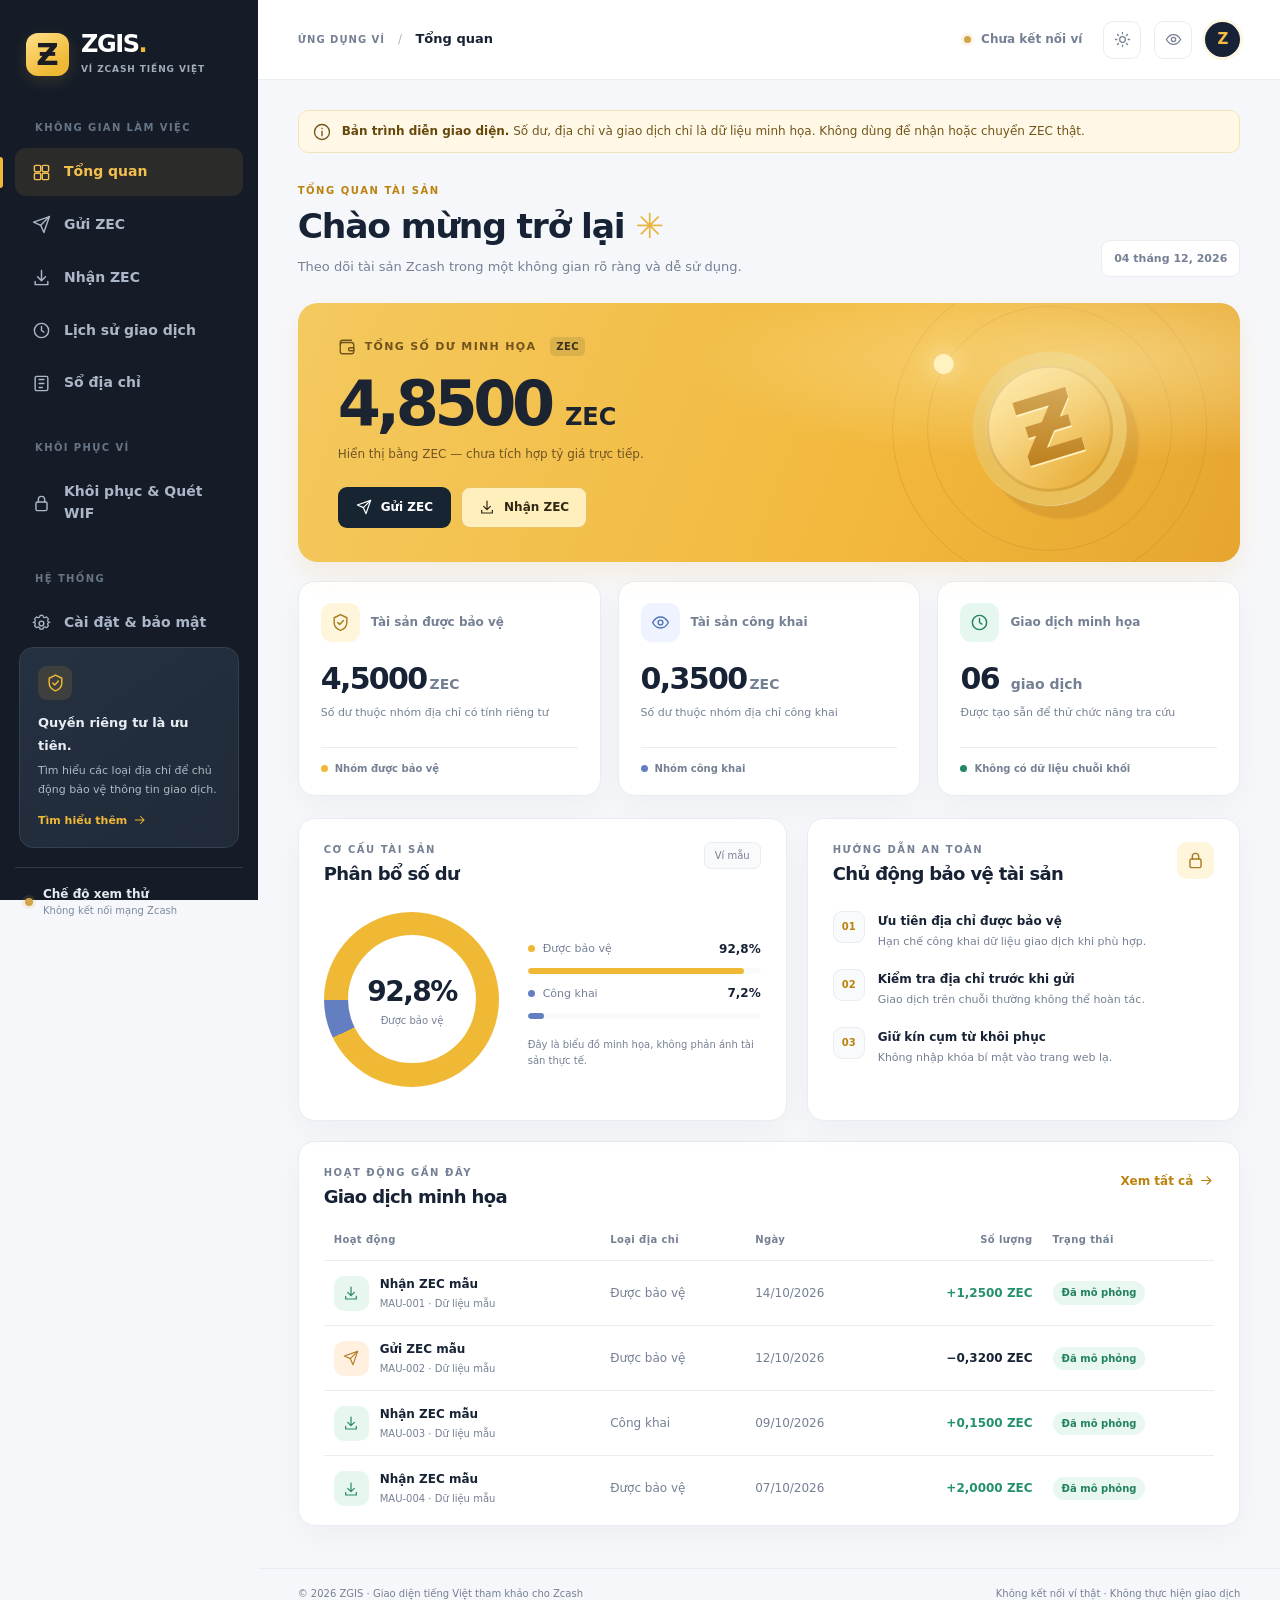
<file: index.html>
<!doctype html>
<html lang="vi">
<head>
  <meta charset="utf-8">
  <meta name="viewport" content="width=device-width, initial-scale=1">
  <meta name="theme-color" content="#111723">
  <meta http-equiv="Content-Security-Policy" content="default-src 'none'; script-src 'self'; style-src 'self' 'unsafe-inline'; img-src 'self' data:; font-src 'self'; connect-src 'none'; object-src 'none'; base-uri 'none'; form-action 'none'">
  <meta name="description" content="ZGIS — giao diện tham khảo cho ví Zcash bằng tiếng Việt, thiết kế dễ sử dụng và chú trọng quyền riêng tư.">
  <title>ZGIS | Ví Zcash tiếng Việt</title>
  <link rel="stylesheet" href="./web-ui/styles.css">
  <script src="./web-ui/app.js" defer></script>
</head>
<body>
  <svg xmlns="http://www.w3.org/2000/svg" class="svg-defs" aria-hidden="true">
    <symbol id="i-wallet" viewBox="0 0 24 24"><rect x="3" y="6" width="18" height="15" rx="3"/><path d="M3 9V6a3 3 0 0 1 3-3h12"/><path d="M16 13h5v4h-5a2 2 0 0 1 0-4Z"/></symbol>
    <symbol id="i-grid" viewBox="0 0 24 24"><rect x="3" y="3" width="8" height="8" rx="1.5"/><rect x="13" y="3" width="8" height="8" rx="1.5"/><rect x="3" y="13" width="8" height="8" rx="1.5"/><rect x="13" y="13" width="8" height="8" rx="1.5"/></symbol>
    <symbol id="i-send" viewBox="0 0 24 24"><path d="m22 2-7 20-4-9-9-4L22 2Z"/><path d="M22 2 11 13"/></symbol>
    <symbol id="i-receive" viewBox="0 0 24 24"><path d="M12 3v13m0 0 5-5m-5 5-5-5"/><path d="M4 17v4h16v-4"/></symbol>
    <symbol id="i-clock" viewBox="0 0 24 24"><circle cx="12" cy="12" r="9"/><path d="M12 7v5l3 2"/></symbol>
    <symbol id="i-book" viewBox="0 0 24 24"><rect x="4" y="3" width="16" height="18" rx="2"/><path d="M9 7h6M9 12h6M9 17h4"/></symbol>
    <symbol id="i-settings" viewBox="0 0 24 24"><path d="M10 2h4l.8 2.5 2 .9 2.4-1.2 2.8 2.8-1.2 2.4.9 2L24 12l-2.3.6-.9 2 1.2 2.4-2.8 2.8-2.4-1.2-2 .9L14 22h-4l-.8-2.5-2-.9-2.4 1.2L2 17l1.2-2.4-.9-2L0 12l2.3-.6.9-2L2 7l2.8-2.8 2.4 1.2 2-.9L10 2Z" transform="translate(1.5 0) scale(.875)"/><circle cx="12" cy="12" r="3"/></symbol>
    <symbol id="i-shield" viewBox="0 0 24 24"><path d="M12 2 20 6v6c0 5-3.5 8.3-8 10-4.5-1.7-8-5-8-10V6l8-4Z"/><path d="m8.5 12 2.5 2.5 4.7-5"/></symbol>
    <symbol id="i-eye" viewBox="0 0 24 24"><path d="M2 12s4-7 10-7 10 7 10 7-4 7-10 7-10-7-10-7Z"/><circle cx="12" cy="12" r="3"/></symbol>
    <symbol id="i-eye-off" viewBox="0 0 24 24"><path d="M3 3 21 21M8.6 5.5A12 12 0 0 1 12 5c6 0 10 7 10 7a17 17 0 0 1-3.2 3.8M6.2 7.1A17 17 0 0 0 2 12s4 7 10 7a10.5 10.5 0 0 0 4-.8"/><path d="M10.4 10.4a3 3 0 0 0 4.2 4.2"/></symbol>
    <symbol id="i-arrow" viewBox="0 0 24 24"><path d="M4 12h15m-6-6 6 6-6 6"/></symbol>
    <symbol id="i-search" viewBox="0 0 24 24"><circle cx="11" cy="11" r="7"/><path d="m16 16 5 5"/></symbol>
    <symbol id="i-lock" viewBox="0 0 24 24"><rect x="5" y="10" width="14" height="11" rx="2"/><path d="M8 10V7a4 4 0 0 1 8 0v3"/></symbol>
    <symbol id="i-sun" viewBox="0 0 24 24"><circle cx="12" cy="12" r="4"/><path d="M12 2v2m0 16v2M4.9 4.9l1.4 1.4m11.4 11.4 1.4 1.4M2 12h2m16 0h2M4.9 19.1l1.4-1.4M17.7 6.3l1.4-1.4"/></symbol>
    <symbol id="i-moon" viewBox="0 0 24 24"><path d="M20.5 16A9 9 0 0 1 8 3.5 9 9 0 1 0 20.5 16Z"/></symbol>
    <symbol id="i-info" viewBox="0 0 24 24"><circle cx="12" cy="12" r="10"/><path d="M12 11v6m0-10v.5"/></symbol>
    <symbol id="i-menu" viewBox="0 0 24 24"><path d="M3 6h18M3 12h18M3 18h18"/></symbol>
    <symbol id="i-x" viewBox="0 0 24 24"><path d="M5 5 19 19M19 5 5 19"/></symbol>
    <symbol id="i-download" viewBox="0 0 24 24"><path d="M12 3v12m0 0 5-5m-5 5-5-5M4 17v4h16v-4"/></symbol>
    <symbol id="i-copy" viewBox="0 0 24 24"><rect x="8" y="8" width="12" height="13" rx="2"/><path d="M16 8V5a2 2 0 0 0-2-2H6a2 2 0 0 0-2 2v10a2 2 0 0 0 2 2h2"/></symbol>
    <symbol id="i-check" viewBox="0 0 24 24"><path d="m4 12 5 5L20 6"/></symbol>
  </svg>

  <a class="skip-link" href="#noi-dung">Chuyển đến nội dung chính</a>
  <div class="app-shell">
    <aside class="sidebar" id="thanh-dieu-huong" aria-label="Điều hướng">
      <a class="brand" href="#tong-quan" data-view="tong-quan" aria-label="ZGIS — về trang tổng quan">
        <span class="brand-logo"><span>Ƶ</span></span>
        <span class="brand-text"><strong>ZGIS<span class="brand-period">.</span></strong><small>VÍ ZCASH TIẾNG VIỆT</small></span>
      </a>
      <div class="side-section-title">KHÔNG GIAN LÀM VIỆC</div>
      <nav class="nav-list" aria-label="Chức năng ví">
        <button type="button" class="nav-item active" data-view="tong-quan" aria-current="page"><svg><use href="#i-grid"/></svg><span>Tổng quan</span></button>
        <button type="button" class="nav-item" data-view="gui-zec"><svg><use href="#i-send"/></svg><span>Gửi ZEC</span></button>
        <button type="button" class="nav-item" data-view="nhan-zec"><svg><use href="#i-receive"/></svg><span>Nhận ZEC</span></button>
        <button type="button" class="nav-item" data-view="lich-su"><svg><use href="#i-clock"/></svg><span>Lịch sử giao dịch</span></button>
        <button type="button" class="nav-item" data-view="so-dia-chi"><svg><use href="#i-book"/></svg><span>Sổ địa chỉ</span></button>
      </nav>
      <div class="side-section-title lower">KHÔI PHỤC VÍ</div>
      <nav class="nav-list" aria-label="Khôi phục khóa và ví cũ">
        <button type="button" class="nav-item" data-view="khoi-phuc"><svg><use href="#i-lock"/></svg><span>Khôi phục & Quét WIF</span></button>
      </nav>
      <div class="side-section-title lower">HỆ THỐNG</div>
      <nav class="nav-list" aria-label="Hệ thống">
        <button type="button" class="nav-item" data-view="cai-dat"><svg><use href="#i-settings"/></svg><span>Cài đặt & bảo mật</span></button>
      </nav>
      <div class="sidebar-bottom">
        <div class="privacy-card"><span class="privacy-symbol"><svg><use href="#i-shield"/></svg></span><strong>Quyền riêng tư là ưu tiên.</strong><p>Tìm hiểu các loại địa chỉ để chủ động bảo vệ thông tin giao dịch.</p><button type="button" class="text-action" data-view="cai-dat">Tìm hiểu thêm <svg><use href="#i-arrow"/></svg></button></div>
        <div class="sidebar-status"><span class="status-dot"></span><div><strong>Chế độ xem thử</strong><small>Không kết nối mạng Zcash</small></div></div>
      </div>
    </aside>
    <div class="sidebar-overlay" id="sidebar-overlay" hidden></div>

    <div class="main-column">
      <header class="topbar">
        <div class="topbar-leading"><button type="button" class="icon-button mobile-menu" id="menu-button" aria-label="Mở trình đơn" aria-expanded="false" aria-controls="thanh-dieu-huong"><svg><use href="#i-menu"/></svg></button><div class="breadcrumb"><span>ỨNG DỤNG VÍ</span><span class="crumb-sep">/</span><strong id="breadcrumb-current">Tổng quan</strong></div></div>
        <div class="topbar-actions"><span class="offline-indicator"><span class="status-dot"></span>Chưa kết nối ví</span><button type="button" class="icon-button" id="theme-button" title="Đổi giao diện sáng hoặc tối" aria-label="Đổi giao diện sáng hoặc tối"><svg><use href="#i-sun"/></svg></button><button type="button" class="icon-button" id="visibility-button" aria-label="Ẩn hoặc hiện số dư"><svg><use href="#i-eye"/></svg></button><div class="account-avatar" aria-label="Giao diện minh họa">Z</div></div>
      </header>
      <main id="noi-dung" tabindex="-1">
        <div class="demo-notice" role="status"><svg><use href="#i-info"/></svg><span><strong>Bản trình diễn giao diện.</strong> Số dư, địa chỉ và giao dịch chỉ là dữ liệu minh họa. Không dùng để nhận hoặc chuyển ZEC thật.</span></div>

        <section class="view active" id="view-tong-quan" aria-labelledby="title-tong-quan">
          <div class="page-heading"><div><p class="eyebrow">TỔNG QUAN TÀI SẢN</p><h1 id="title-tong-quan">Chào mừng trở lại <span class="wave">✳</span></h1><p>Theo dõi tài sản Zcash trong một không gian rõ ràng và dễ sử dụng.</p></div><div class="date-pill" id="hom-nay"></div></div>
          <div class="balance-hero">
            <div class="hero-content"><div class="hero-kicker"><svg><use href="#i-wallet"/></svg> TỔNG SỐ DƯ MINH HỌA <span class="hero-pill">ZEC</span></div><div class="hero-amount"><span class="sensitive" data-value="4,8500">4,8500</span><span class="hero-unit">ZEC</span></div><p>Hiển thị bằng ZEC — chưa tích hợp tỷ giá trực tiếp.</p><div class="hero-buttons"><button type="button" class="button button-dark" data-view="gui-zec"><svg><use href="#i-send"/></svg> Gửi ZEC</button><button type="button" class="button button-light" data-view="nhan-zec"><svg><use href="#i-receive"/></svg> Nhận ZEC</button></div></div>
            <div class="hero-art" aria-hidden="true"><div class="hero-orbit orbit-1"></div><div class="hero-orbit orbit-2"></div><div class="hero-coin"><span>Ƶ</span></div><div class="orbit-dot"></div></div>
          </div>
          <div class="stats-grid">
            <article class="stat-card"><div class="stat-head"><span class="stat-icon shield"><svg><use href="#i-shield"/></svg></span><span class="stat-label">Tài sản được bảo vệ</span></div><div class="stat-value"><span class="sensitive" data-value="4,5000">4,5000</span><small>ZEC</small></div><p>Số dư thuộc nhóm địa chỉ có tính riêng tư</p><span class="stat-foot"><span class="tiny-dot gold"></span> Nhóm được bảo vệ</span></article>
            <article class="stat-card"><div class="stat-head"><span class="stat-icon public"><svg><use href="#i-eye"/></svg></span><span class="stat-label">Tài sản công khai</span></div><div class="stat-value"><span class="sensitive" data-value="0,3500">0,3500</span><small>ZEC</small></div><p>Số dư thuộc nhóm địa chỉ công khai</p><span class="stat-foot"><span class="tiny-dot blue"></span> Nhóm công khai</span></article>
            <article class="stat-card"><div class="stat-head"><span class="stat-icon activity"><svg><use href="#i-clock"/></svg></span><span class="stat-label">Giao dịch minh họa</span></div><div class="stat-value">06 <small>giao dịch</small></div><p>Được tạo sẵn để thử chức năng tra cứu</p><span class="stat-foot"><span class="tiny-dot green"></span> Không có dữ liệu chuỗi khối</span></article>
          </div>

          <div class="two-column">
            <section class="panel asset-panel" aria-labelledby="phan-bo-title"><div class="panel-header"><div><p class="overline">CƠ CẤU TÀI SẢN</p><h2 id="phan-bo-title">Phân bổ số dư</h2></div><span class="panel-tag">Ví mẫu</span></div><div class="allocation-body"><div class="donut" role="img" aria-label="Minh họa 92,8 phần trăm số dư được bảo vệ, 7,2 phần trăm công khai"><div class="donut-center"><span>92,8%</span><small>Được bảo vệ</small></div></div><div class="donut-details"><div class="donut-detail"><span><i class="legend-dot gold"></i>Được bảo vệ</span><strong>92,8%</strong></div><div class="mini-track"><i style="width:92.8%"></i></div><div class="donut-detail"><span><i class="legend-dot blue"></i>Công khai</span><strong>7,2%</strong></div><div class="mini-track blue-track"><i style="width:7.2%"></i></div><p>Đây là biểu đồ minh họa, không phản ánh tài sản thực tế.</p></div></div></section>
            <section class="panel advice-panel" aria-labelledby="advice-title"><div class="panel-header"><div><p class="overline">HƯỚNG DẪN AN TOÀN</p><h2 id="advice-title">Chủ động bảo vệ tài sản</h2></div><span class="advice-badge"><svg><use href="#i-lock"/></svg></span></div><div class="advice-list"><div><span class="step-index">01</span><span><strong>Ưu tiên địa chỉ được bảo vệ</strong><small>Hạn chế công khai dữ liệu giao dịch khi phù hợp.</small></span></div><div><span class="step-index">02</span><span><strong>Kiểm tra địa chỉ trước khi gửi</strong><small>Giao dịch trên chuỗi thường không thể hoàn tác.</small></span></div><div><span class="step-index">03</span><span><strong>Giữ kín cụm từ khôi phục</strong><small>Không nhập khóa bí mật vào trang web lạ.</small></span></div></div></section>
          </div>
          <section class="panel recent-panel" aria-labelledby="recent-title"><div class="panel-header"><div><p class="overline">HOẠT ĐỘNG GẦN ĐÂY</p><h2 id="recent-title">Giao dịch minh họa</h2></div><button class="link-button" type="button" data-view="lich-su">Xem tất cả <svg><use href="#i-arrow"/></svg></button></div><div class="table-scroll"><table class="tx-table"><thead><tr><th>Hoạt động</th><th>Loại địa chỉ</th><th>Ngày</th><th class="right">Số lượng</th><th>Trạng thái</th></tr></thead><tbody id="recent-rows"></tbody></table></div></section>
        </section>

        <section class="view" id="view-gui-zec" aria-labelledby="title-gui-zec"><div class="page-heading"><div><p class="eyebrow">CHUYỂN TÀI SẢN</p><h1 id="title-gui-zec">Gửi ZEC</h1><p>Thiết kế quy trình giao dịch từng bước, dễ kiểm tra và xác nhận.</p></div></div><div class="section-layout"><section class="panel form-panel"><div class="panel-header"><div><p class="overline">BƯỚC 1 / 2</p><h2>Thông tin người nhận</h2></div></div><form id="send-form" novalidate><div class="field"><label for="send-address">Địa chỉ Zcash người nhận</label><textarea id="send-address" name="dia-chi" rows="3" placeholder="Nhập địa chỉ Zcash của người nhận" autocomplete="off" spellcheck="false" required></textarea><small>Chỉ thực hiện giao dịch khi đã xác minh địa chỉ trên ứng dụng ví thật.</small></div><div class="field"><label for="send-amount">Số lượng ZEC</label><div class="input-group"><input id="send-amount" name="so-luong" type="text" inputmode="decimal" placeholder="0,00000000" required><span>ZEC</span></div></div><div class="field"><label for="send-note">Ghi chú cá nhân <span class="optional">(không bắt buộc)</span></label><textarea id="send-note" name="ghi-chu" rows="3" maxlength="120" placeholder="Viết ghi chú để dễ quản lý"></textarea></div><p class="form-error" id="send-error" role="alert" hidden></p><button type="submit" class="button button-primary full-width">Xem trước thông tin <svg><use href="#i-arrow"/></svg></button><p class="form-disclaimer">Bước xem trước chỉ hoạt động trong trình duyệt. Không ký, không gửi hoặc lưu giao dịch.</p></form></section><aside class="panel help-panel"><div class="help-illustration"><svg><use href="#i-shield"/></svg></div><h2>Kiểm tra trước khi gửi</h2><p>Địa chỉ nhận và lượng ZEC cần được rà soát cẩn thận. Không thể thu hồi một giao dịch đã được xác nhận trên chuỗi.</p><div class="help-divider"></div><strong>Giao diện này chưa kết nối ví thật.</strong><p>Nút xác nhận chuyển tiền sẽ không được cung cấp cho đến khi có tích hợp và kiểm thử ví an toàn.</p></aside></div></section>

        <section class="view" id="view-nhan-zec" aria-labelledby="title-nhan-zec"><div class="page-heading"><div><p class="eyebrow">NẠP VÀO VÍ</p><h1 id="title-nhan-zec">Nhận ZEC</h1><p>Phân biệt địa chỉ được bảo vệ và địa chỉ công khai khi nhận tài sản.</p></div></div><div class="section-layout"><section class="panel form-panel"><div class="panel-header"><div><p class="overline">LOẠI ĐỊA CHỈ</p><h2>Chọn hình thức nhận</h2></div></div><div class="segmented" role="group" aria-label="Loại địa chỉ nhận"><button type="button" class="segment active" data-address-type="shielded" aria-pressed="true"><svg><use href="#i-shield"/></svg> Được bảo vệ</button><button type="button" class="segment" data-address-type="public" aria-pressed="false"><svg><use href="#i-eye"/></svg> Công khai</button></div><div class="address-placeholder"><div class="placeholder-icon"><svg><use href="#i-lock"/></svg></div><strong>Chưa có địa chỉ nhận thực tế</strong><p>Ứng dụng web này chỉ là bản mẫu giao diện. Kết nối với lõi ví Zcash được kiểm thử để tạo địa chỉ nhận hợp lệ.</p><div class="address-sample" id="address-sample">Địa chỉ được bảo vệ: chưa kết nối</div><button type="button" class="button button-muted" disabled title="Chưa có địa chỉ thực tế để sao chép"><svg><use href="#i-copy"/></svg> Sao chép địa chỉ</button></div></section><aside class="panel help-panel"><div class="help-illustration"><svg><use href="#i-info"/></svg></div><h2 id="address-help-title">Địa chỉ được bảo vệ</h2><p id="address-help-text">Địa chỉ được bảo vệ giúp hạn chế công khai thông tin giao dịch trên chuỗi. Phạm vi bảo vệ còn tùy cấu hình và loại địa chỉ.</p><div class="help-divider"></div><strong>Lưu ý khi nhận ZEC</strong><p>Không chuyển ZEC tới chuỗi ký tự giả lập hoặc địa chỉ chưa được ví xác minh.</p></aside></div></section>

        <section class="view" id="view-lich-su" aria-labelledby="title-lich-su"><div class="page-heading"><div><p class="eyebrow">THEO DÕI HOẠT ĐỘNG</p><h1 id="title-lich-su">Lịch sử giao dịch</h1><p>Tìm kiếm, lọc và xuất dữ liệu giao dịch mô phỏng.</p></div><button type="button" class="button button-outline" id="export-button"><svg><use href="#i-download"/></svg> Xuất CSV mẫu</button></div><section class="panel history-panel"><div class="filters-bar"><label class="search-field"><svg><use href="#i-search"/></svg><input type="search" id="tx-search" placeholder="Tìm theo mô tả hoặc mã mẫu" aria-label="Tìm giao dịch"></label><div class="filter-tabs" role="group" aria-label="Lọc giao dịch"><button class="filter-tab active" type="button" data-filter="all" aria-pressed="true">Tất cả</button><button class="filter-tab" type="button" data-filter="in" aria-pressed="false">Đã nhận</button><button class="filter-tab" type="button" data-filter="out" aria-pressed="false">Đã gửi</button></div></div><div class="table-scroll"><table class="tx-table"><thead><tr><th>Hoạt động</th><th>Loại địa chỉ</th><th>Ngày</th><th class="right">Số lượng</th><th>Trạng thái</th></tr></thead><tbody id="history-rows"></tbody></table></div><div class="empty-state" id="empty-history" hidden>Không tìm thấy giao dịch mẫu phù hợp.</div><p class="table-footer" id="transaction-count">6 giao dịch mẫu</p></section></section>

        <section class="view" id="view-so-dia-chi" aria-labelledby="title-so-dia-chi"><div class="page-heading"><div><p class="eyebrow">QUẢN LÝ NGƯỜI NHẬN</p><h1 id="title-so-dia-chi">Sổ địa chỉ</h1><p>Quản lý danh sách liên hệ mẫu để hình dung trải nghiệm của ứng dụng.</p></div></div><div class="contacts-grid"><article class="contact-card"><span class="contact-avatar">A</span><div><strong>Tài khoản A</strong><small>Liên hệ minh họa • Chưa có địa chỉ ví</small></div><span class="contact-type">Mẫu</span></article><article class="contact-card"><span class="contact-avatar alt">B</span><div><strong>Tài khoản B</strong><small>Liên hệ minh họa • Chưa có địa chỉ ví</small></div><span class="contact-type">Mẫu</span></article><article class="contact-card"><span class="contact-avatar alt-2">C</span><div><strong>Tài khoản C</strong><small>Liên hệ minh họa • Chưa có địa chỉ ví</small></div><span class="contact-type">Mẫu</span></article></div><section class="panel info-panel"><svg><use href="#i-info"/></svg><div><strong>Bảo vệ thông tin cá nhân</strong><p>Danh sách mẫu không lưu hoặc truyền dữ liệu người dùng. Chức năng lưu sổ địa chỉ thực tế cần tích hợp vào lớp ứng dụng ví gốc.</p></div></section></section>


        <section class="view" id="view-khoi-phuc" aria-labelledby="title-khoi-phuc">
          <div class="page-heading"><div><p class="eyebrow">CỨU HỘ VÍ MINH BẠCH ZCASH</p><h1 id="title-khoi-phuc">Khôi phục & Quét khóa WIF</h1><p>Hướng dẫn phục hồi ví giấy cũ và chuyển đổi HEX / WIF theo cách hạn chế lộ khóa riêng tư.</p></div></div>
          <div class="recovery-warning" role="note"><svg><use href="#i-shield"/></svg><div><strong>Không dán khóa WIF, HEX, xprv hoặc seed phrase vào GitHub Pages</strong><p>Trang web này không nhận khóa bí mật. Công cụ chuyển đổi thực chỉ mở khi tải thành tệp độc lập và chạy ngoại tuyến trên máy tin cậy. Không kết nối mạng Zcash, không ký giao dịch và không tự động chuyển tiền.</p></div></div>
          <div class="recovery-grid">
            <article class="panel recovery-feature">
              <span class="recovery-counter">01 / HEX ↔ WIF</span><h2>Khóa nén và không nén</h2>
              <p>Phân biệt WIF <code>5…</code> (không nén) và <code>K…/L…</code> (nén). Tính Base58Check với version <code>0x80</code>, kiểm tra SHA-256 kép và miền secp256k1.</p>
              <div class="recovery-pills"><span>Không nén: 51 ký tự</span><span>Nén: 52 ký tự</span></div>
              <a class="button button-primary recovery-download" href="./tools/zcash-recovery-offline.html" download="zgis-khoi-phuc-offline.html"><svg><use href="#i-download"/></svg> Tải công cụ ngoại tuyến</a>
              <small>Tải tệp HTML → kiểm tra mã nguồn → ngắt mạng → mở bằng trình duyệt. Không sử dụng bản chạy trực tuyến để nhập khóa.</small>
            </article>
            <article class="panel recovery-feature">
              <span class="recovery-counter">02 / SWEEP</span><h2>Quét tiền sang ví mới</h2>
              <p>Sweep là <strong>giao dịch Zcash thật</strong> nhằm tiêu UTXO từ khóa cũ và đưa giá trị, sau phí, đến địa chỉ ví mới.</p>
              <ol><li>Xác minh địa chỉ <code>t1…</code> gốc và dạng WIF cũ.</li><li>Tạo ví đích mới; sao lưu và kiểm tra seed.</li><li>Dùng bản ví có hỗ trợ, xác minh địa chỉ đích và phí.</li><li>Xác nhận giao dịch trên chuỗi bằng ví thật.</li></ol>
              <p class="recovery-footnote">ZGIS Web không rà quét UTXO, không ký, không phát sóng. Khả năng Sweep khóa <code>5…</code> tùy phiên bản ví.</p>
            </article>
            <article class="panel recovery-feature">
              <span class="recovery-counter">03 / RESTORE</span><h2>Khôi phục tài khoản</h2>
              <p>Chọn đúng loại dữ liệu đang có, không nhập nội dung bí mật vào trang web này:</p>
              <label for="recovery-type">Loại dữ liệu của bạn</label>
              <select id="recovery-type" class="recovery-select">
                <option value="seed">Cụm từ khôi phục 12 / 24 từ</option>
                <option value="wif">WIF riêng lẻ 5… / K… / L…</option>
                <option value="extended">Extended private key xprv</option>
                <option value="view">Viewing key / xpub</option>
                <option value="shielded">Khóa nhóm shielded</option>
              </select>
              <div class="recovery-advice" id="recovery-advice" role="status" aria-live="polite">Sử dụng chức năng Restore Account trong ví tin cậy, kiểm tra passphrase, account index và đường dẫn dẫn xuất.</div>
            </article>
          </div>
          <section class="panel recovery-technical" aria-label="Kiến thức xác thực khóa">
            <div><p class="overline">CƠ CHẾ MÃ HÓA</p><h2>HEX không nén không đồng nghĩa chuyển tiền</h2><p><code>Base58Check(0x80 || 32-byte-key)</code> cho WIF không nén; thêm hậu tố <code>0x01</code> trước checksum sẽ được WIF nén. Hai định dạng giữ cùng số bí mật nhưng có thể tương ứng với <strong>hai địa chỉ t1 khác nhau</strong>. Chuyển đổi WIF không phải Sweep.</p></div>
            <div><p class="overline">NGUỒN PHẦN MỀM</p><h2>Chọn ví đủ năng lực</h2><p>Kiểm tra <a href="https://github.com/hhanh00/zkool2" target="_blank" rel="noopener noreferrer">Zkool từ tác giả</a> và <a href="https://hhanh00.github.io/zkool2/recipe/restore.html" target="_blank" rel="noopener noreferrer">tài liệu loại khóa được hỗ trợ</a>. <code>zcashd</code> đã ngừng hỗ trợ mạng chính sau nâng cấp năm 2026, không coi hướng dẫn cũ là quy trình khuyến nghị hiện tại.</p></div>
          </section>
        </section>

        <section class="view" id="view-cai-dat" aria-labelledby="title-cai-dat"><div class="page-heading"><div><p class="eyebrow">TÙY CHỈNH VÀ AN TOÀN</p><h1 id="title-cai-dat">Cài đặt & bảo mật</h1><p>Điều chỉnh giao diện và tìm hiểu các nguyên tắc bảo vệ ví Zcash.</p></div></div><div class="section-layout"><section class="panel settings-panel"><div class="panel-header"><div><p class="overline">CÁ NHÂN HÓA</p><h2>Tùy chọn hiển thị</h2></div></div><div class="setting-row"><div><strong>Giao diện tối</strong><small>Chuyển giữa nền sáng và nền tối.</small></div><button class="switch" id="dark-toggle" type="button" role="switch" aria-checked="false" aria-label="Bật giao diện tối"><span></span></button></div><div class="setting-row"><div><strong>Hiện số dư minh họa</strong><small>Ẩn số dư khi chia sẻ màn hình.</small></div><button class="switch on" id="balance-toggle" type="button" role="switch" aria-checked="true" aria-label="Hiện số dư"><span></span></button></div><div class="setting-row"><div><strong>Giảm hiệu ứng chuyển động</strong><small>Phù hợp với người cần hạn chế hoạt ảnh.</small></div><button class="switch" id="motion-toggle" type="button" role="switch" aria-checked="false" aria-label="Giảm hiệu ứng chuyển động"><span></span></button></div><div class="settings-note">Các tùy chọn này chỉ tác động tới trình duyệt, không thay đổi cài đặt ví Zkool gốc.</div></section><aside class="panel security-panel"><div class="panel-header"><div><p class="overline">NGUYÊN TẮC AN TOÀN</p><h2>Bảo vệ ví của bạn</h2></div></div><div class="security-rule"><svg><use href="#i-check"/></svg><span>Không chia sẻ cụm từ khôi phục hoặc khóa bí mật.</span></div><div class="security-rule"><svg><use href="#i-check"/></svg><span>Chỉ tải ứng dụng ví từ nguồn đáng tin cậy và kiểm tra chữ ký phát hành.</span></div><div class="security-rule"><svg><use href="#i-check"/></svg><span>Đối chiếu toàn bộ địa chỉ trước khi xác nhận gửi tiền.</span></div><div class="security-rule"><svg><use href="#i-check"/></svg><span>Không coi giao diện mô phỏng là bằng chứng số dư thật.</span></div><a class="external-link" href="https://github.com/Base27-CVNSS/zgis" target="_blank" rel="noopener noreferrer">Xem mã nguồn dự án <svg><use href="#i-arrow"/></svg></a></aside></div></section>
      </main>
      <footer class="app-footer"><span>© 2026 ZGIS · Giao diện tiếng Việt tham khảo cho Zcash</span><span>Không kết nối ví thật · Không thực hiện giao dịch</span></footer>
    </div>
  </div>
  <div class="toast" id="toast" role="status" aria-live="polite" hidden></div>
  <dialog id="preview-dialog" class="preview-dialog" aria-labelledby="dialog-title"><div class="dialog-header"><div><p class="overline">BƯỚC 2 / 2</p><h2 id="dialog-title">Kiểm tra thông tin mẫu</h2></div><button type="button" class="icon-button" id="close-dialog" aria-label="Đóng"><svg><use href="#i-x"/></svg></button></div><p class="dialog-warning">Đây không phải giao dịch thật. Không có hoạt động ký hoặc phát sóng lên mạng Zcash.</p><div class="preview-line"><span>Địa chỉ nhập</span><strong id="preview-address"></strong></div><div class="preview-line"><span>Số lượng</span><strong id="preview-amount"></strong></div><div class="preview-line"><span>Ghi chú</span><strong id="preview-note"></strong></div><button type="button" class="button button-primary full-width" id="done-dialog">Đóng bản xem trước</button></dialog>
</body>
</html>
</file>
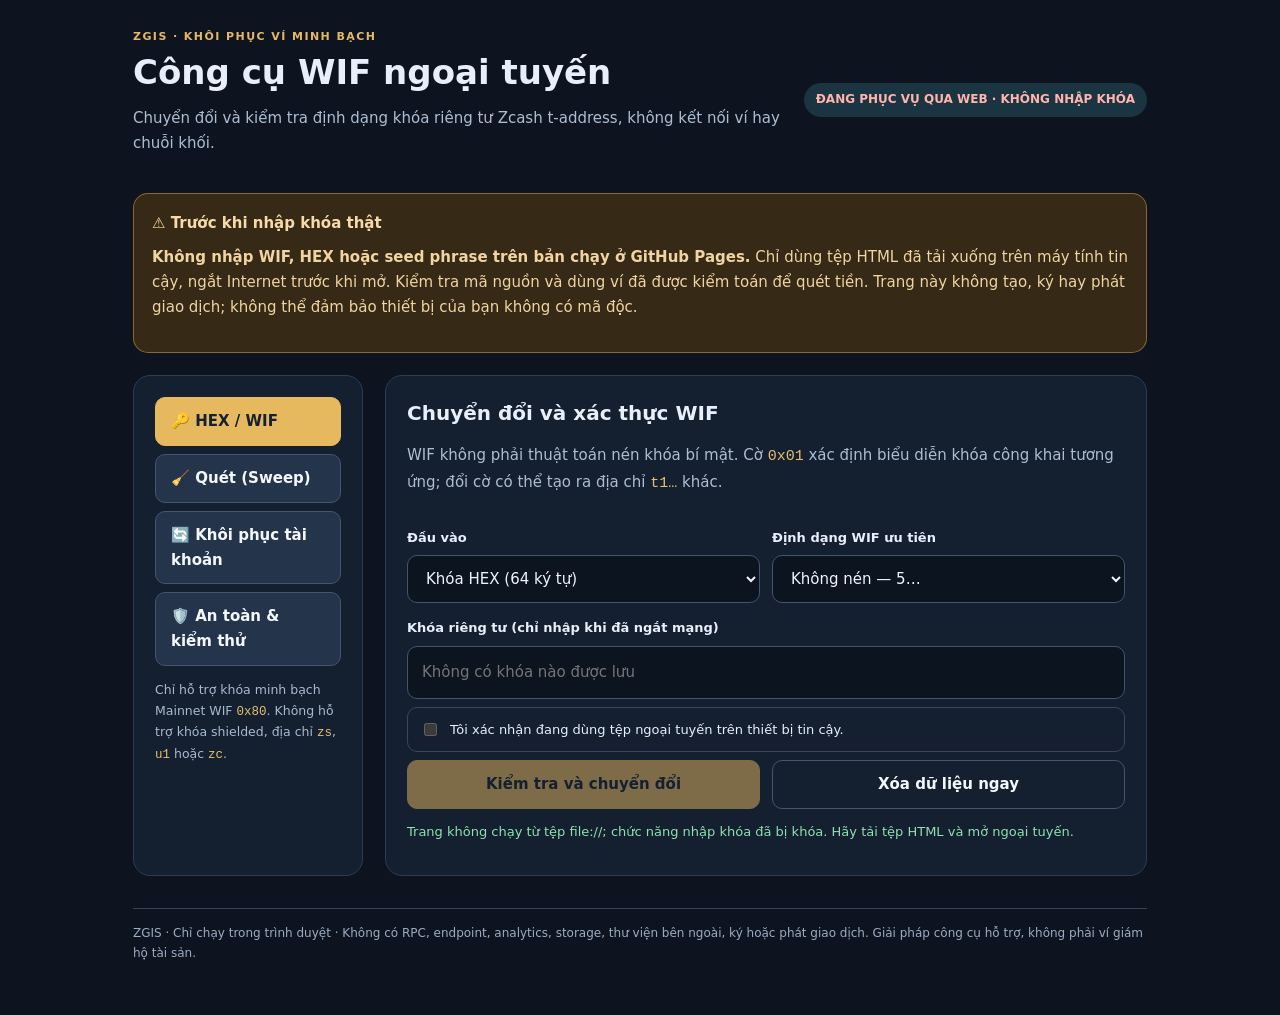
<file: tools/zcash-recovery-offline.html>
<!doctype html>
<html lang="vi">
<head>
<meta charset="utf-8">
<meta name="viewport" content="width=device-width,initial-scale=1">
<meta name="color-scheme" content="dark">
<meta http-equiv="Content-Security-Policy" content="default-src 'none'; script-src 'unsafe-inline'; style-src 'unsafe-inline'; img-src 'none'; font-src 'none'; connect-src 'none'; object-src 'none'; base-uri 'none'; form-action 'none'">
<meta name="referrer" content="no-referrer">
<title>ZGIS — Công cụ WIF ngoại tuyến</title>
<style>
:root{font-family:system-ui,-apple-system,"Segoe UI",sans-serif;color:#e9effa;background:#0d1420;font-size:15px}*{box-sizing:border-box}body{max-width:1050px;margin:0 auto;padding:28px 18px 55px;line-height:1.65}a{color:#f1c56a}header{display:flex;justify-content:space-between;gap:15px;align-items:center}h1{font-size:clamp(25px,4vw,34px);line-height:1.2;margin:6px 0 13px}h2{font-size:20px;margin:0 0 13px}h3{font-size:16px}p{color:#adbed2;margin:9px 0 16px}.eyebrow{color:#e4b865;text-transform:uppercase;letter-spacing:.13em;font-weight:800;font-size:11px}.tag{background:#1a3441;color:#91e1b7;border-radius:99px;padding:7px 12px;font-size:12px;font-weight:800;white-space:nowrap}.alert{border:1px solid #d2a14a88;background:#362916;padding:17px 18px;border-radius:15px;color:#f8daaa;margin:22px 0}.alert strong{display:block}.alert p{color:#f0d4a2}.shell{display:grid;grid-template-columns:230px minmax(0,1fr);gap:22px;margin-top:22px}.sidebar,.panel{background:#141f30;border:1px solid #2a3d55;border-radius:17px;padding:21px}.sidebar button{display:block;width:100%;margin-bottom:8px;text-align:left}.sidebar small{display:block;color:#a9bad0;margin-top:14px}.panel{min-height:390px}.view{display:none}.view.active{display:block}.view[hidden]{display:none}button,.btn{font:inherit;cursor:pointer;border-radius:10px;padding:11px 15px;font-weight:700;border:1px solid #435570;background:#24354b;color:#f4f7fc}button:hover{border-color:#e7bd69}button:focus-visible,input:focus-visible,select:focus-visible{outline:3px solid #e4bc68;outline-offset:2px}.sidebar button.active,.primary{background:#e6b95f;color:#142033;border-color:#e6b95f}.secondary{background:transparent}.row{display:flex;gap:12px;flex-wrap:wrap}.row>*{flex:1}label{display:block;margin:14px 0 7px;font-weight:650;font-size:13px}input[type=text],input[type=password],select{width:100%;background:#0c1420;border:1px solid #40556f;color:#eff5ff;padding:13px 14px;border-radius:10px;font:inherit;min-width:0}input[readonly]{color:#f5d58e}button[disabled]{opacity:.5;cursor:not-allowed}.choice{display:flex;align-items:center;gap:10px;padding:11px 12px;border:1px solid #334960;border-radius:10px;margin:8px 0;cursor:pointer;font-weight:500}.choice input{accent-color:#e7b958}.callout{border-left:3px solid #e6b95f;padding:8px 14px;background:#1b2b41;border-radius:0 10px 10px 0;margin:14px 0;color:#d5e0eb}.result{display:none;margin-top:18px;padding-top:15px;border-top:1px solid #3c4c61}.result.show{display:block}.result button{font-size:12px;padding:8px 12px;margin-top:8px}.status{white-space:pre-wrap;padding:12px 0;min-height:16px;color:#8ee2ac;font-size:13px}.status.error{color:#ffa5a5}.hint{font-size:12px;color:#aebdd0}.checklist label{font-size:14px;font-weight:400;display:flex;gap:12px;align-items:start;margin:12px 0}.checklist input{margin-top:6px;accent-color:#e9c06b}.flow{display:grid;grid-template-columns:repeat(3,minmax(0,1fr));gap:10px;margin:20px 0}.step{background:#213149;border-radius:12px;padding:13px;font-size:13px;color:#d6e1ec}.step b{display:block;color:#f1cc77;font-size:19px}.footer{font-size:12px;color:#9cacc2;margin-top:32px;border-top:1px solid #35445b;padding-top:15px}code{word-break:break-word;color:#e6c16d}@media(max-width:730px){header{align-items:flex-start}.shell{grid-template-columns:1fr}.sidebar{display:flex;gap:7px;flex-wrap:wrap;padding:12px}.sidebar button{width:auto;flex:1 1 135px}.sidebar small{width:100%;margin:0}.panel{padding:18px}.flow{grid-template-columns:1fr}.row{flex-direction:column}}
</style>
</head>
<body>
<header>
<div><div class="eyebrow">ZGIS · khôi phục ví minh bạch</div><h1>Công cụ WIF ngoại tuyến</h1><p>Chuyển đổi và kiểm tra định dạng khóa riêng tư Zcash t-address, không kết nối ví hay chuỗi khối.</p></div>
<span class="tag" id="mode-tag">CHƯA XÁC NHẬN OFFLINE</span>
</header>
<div class="alert" role="alert"><strong>⚠ Trước khi nhập khóa thật</strong><p><b>Không nhập WIF, HEX hoặc seed phrase trên bản chạy ở GitHub Pages.</b> Chỉ dùng tệp HTML đã tải xuống trên máy tính tin cậy, ngắt Internet trước khi mở. Kiểm tra mã nguồn và dùng ví đã được kiểm toán để quét tiền. Trang này không tạo, ký hay phát giao dịch; không thể đảm bảo thiết bị của bạn không có mã độc.</p></div>
<div class="shell">
<nav class="sidebar" aria-label="Công cụ">
<button type="button" class="active" data-tab="wif">🔑 HEX / WIF</button>
<button type="button" data-tab="sweep">🧹 Quét (Sweep)</button>
<button type="button" data-tab="restore">🔄 Khôi phục tài khoản</button>
<button type="button" data-tab="safety">🛡️ An toàn & kiểm thử</button>
<small>Chỉ hỗ trợ khóa minh bạch Mainnet WIF <code>0x80</code>. Không hỗ trợ khóa shielded, địa chỉ <code>zs</code>, <code>u1</code> hoặc <code>zc</code>.</small>
</nav>
<main>
<section class="panel view active" data-panel="wif">
<h2>Chuyển đổi và xác thực WIF</h2>
<p>WIF không phải thuật toán nén khóa bí mật. Cờ <code>0x01</code> xác định biểu diễn khóa công khai tương ứng; đổi cờ có thể tạo ra địa chỉ <code>t1…</code> khác.</p>
<div class="row">
<div><label for="input-kind">Đầu vào</label><select id="input-kind"><option value="hex">Khóa HEX (64 ký tự)</option><option value="wif">Khóa WIF (5…, K…, L…)</option></select></div>
<div><label for="format">Định dạng WIF ưu tiên</label><select id="format"><option value="uncompressed">Không nén — 5…</option><option value="compressed">Nén — K…/L…</option></select></div>
</div>
<label for="secret">Khóa riêng tư (chỉ nhập khi đã ngắt mạng)</label>
<input id="secret" type="password" autocomplete="off" autocorrect="off" autocapitalize="off" spellcheck="false" placeholder="Không có khóa nào được lưu">
<label class="choice"><input type="checkbox" id="confirm-local">Tôi xác nhận đang dùng tệp ngoại tuyến trên thiết bị tin cậy.</label>
<div class="row"><button id="run" class="primary" type="button">Kiểm tra và chuyển đổi</button><button id="clear" class="secondary" type="button">Xóa dữ liệu ngay</button></div>
<div id="status" role="status" class="status" aria-live="polite"></div>
<div class="result" id="result">
<div class="callout" id="result-info"></div>
<label for="out-hex">HEX (bí mật)</label><input id="out-hex" readonly type="password" aria-label="Khóa HEX kết quả"><button type="button" data-toggle="out-hex">Hiện / ẩn HEX</button>
<label for="out-plain">WIF không nén — 5… (bí mật)</label><input id="out-plain" readonly type="password" aria-label="WIF không nén"><button type="button" data-toggle="out-plain">Hiện / ẩn WIF 5</button>
<label for="out-compressed">WIF nén — K…/L… (bí mật)</label><input id="out-compressed" readonly type="password" aria-label="WIF nén"><button type="button" data-toggle="out-compressed">Hiện / ẩn WIF K L</button>
<p class="hint">Đây là ba biểu diễn của cùng một số bí mật, nhưng <b>không khẳng định cùng một địa chỉ Zcash</b>. Công cụ không suy ra địa chỉ t1, không kiểm tra số dư và không xác nhận quyền kiểm soát địa chỉ.</p>
<button id="copy-selected" type="button" class="secondary">Sao chép WIF ưu tiên (rủi ro clipboard)</button>
</div>
</section>
<section class="panel view" data-panel="sweep" hidden>
<h2>Quy trình Quét (Sweep) an toàn</h2>
<p>Sweep là <b>một giao dịch on-chain thật</b> chuyển UTXO từ địa chỉ nguồn sang ví mới, thường trừ phí mạng. Công cụ HTML này không có quyền ký/phát và không đọc UTXO.</p>
<div class="flow"><div class="step"><b>01</b>Xác minh t1 nguồn đúng dạng khóa gốc</div><div class="step"><b>02</b>Tạo ví đích mới và sao lưu seed ngoại tuyến</div><div class="step"><b>03</b>Quét bằng ứng dụng ví tin cậy, kiểm tra giao dịch</div></div>
<div class="checklist">
<label><input type="checkbox" class="sweep-check"> Tôi đã xác định khóa nguồn là WIF không nén hay WIF nén và đối chiếu địa chỉ t1 nguồn bằng ứng dụng ví đáng tin.</label>
<label><input type="checkbox" class="sweep-check"> Tôi đã tạo một tài khoản đích mới và xác minh khả năng khôi phục từ bản sao lưu.</label>
<label><input type="checkbox" class="sweep-check"> Tôi đã kiểm tra tải ví Zkool từ kho chính thức, đối chiếu bản phát hành và xác thực phần mềm.</label>
<label><input type="checkbox" class="sweep-check"> Tôi đã kiểm tra số dư nguồn, số tiền nhận sau phí, địa chỉ đích và xác nhận giao dịch trên thiết bị tin cậy.</label>
</div>
<div id="sweep-status" class="callout">Hãy hoàn tất các bước trước khi dùng phần mềm ví thật. Không gửi khóa cho ZGIS.</div>
<p>Tài liệu Zkool: <a href="https://github.com/hhanh00/zkool2" target="_blank" rel="noopener noreferrer">GitHub chính thức</a>. Hỗ trợ cụ thể của phiên bản dành cho WIF <code>5…</code> cần được kiểm tra trên bản phát hành đang sử dụng.</p>
</section>
<section class="panel view" data-panel="restore" hidden>
<h2>Restore an account — chọn đúng phương thức</h2>
<p>Khôi phục tài khoản là nạp lại danh tính ví từ seed hoặc khóa được ứng dụng hỗ trợ. Restore không nhất thiết chuyển UTXO sang khóa mới; quét mới là giao dịch chuyển tiền.</p>
<label for="restore-kind">Dữ liệu khôi phục hiện có (không nhập nội dung bí mật)</label>
<select id="restore-kind">
<option value="seed">Cụm từ khôi phục 12/24 từ</option>
<option value="wif">Một khóa WIF 5… / K… / L…</option>
<option value="xprv">Extended private key xprv hoặc nguồn tương đương</option>
<option value="xpub">Viewing key / xpub (chỉ xem)</option>
<option value="shielded">Khóa hoặc seed của nhóm shielded</option>
</select>
<div id="restore-advice" class="callout"></div>
<p>Không dán seed phrase, xprv hay khóa WIF trên trang này. Trường nhập của Zkool phải được lựa chọn theo đúng loại khóa và phiên bản ứng dụng.</p>
</section>
<section class="panel view" data-panel="safety" hidden>
<h2>Quy tắc kỹ thuật & tự kiểm tra</h2>
<p><b>Mainnet WIF không nén</b> = Base58Check(<code>0x80 || secret[32]</code>). <b>Mainnet WIF nén</b> = Base58Check(<code>0x80 || secret[32] || 0x01</code>).</p>
<p>Giải mã WIF phải kiểm tra checksum double-SHA256 và đảm bảo secret nằm trong khoảng <code>1 ≤ k &lt; n</code> của secp256k1. Tiền tố ký tự một mình không xác thực khóa.</p>
<button type="button" id="self-test" class="primary">Chạy kiểm thử bằng khóa công khai mẫu</button>
<div id="test-status" class="status" role="status" aria-live="polite"></div>
<div class="callout">Địa chỉ minh bạch Zcash <code>t1…</code> sử dụng P2PKH với version bytes <code>0x1C 0xB8</code>; không lấy địa chỉ Bitcoin <code>1…</code> làm địa chỉ Zcash. Công cụ này cố ý không tự suy ra địa chỉ.</div>
<p>Không sao chép khóa vào email, log, tiện ích trình duyệt hay công cụ AI. Sau khi quét thành công, giữ ví cũ làm bằng chứng nguồn gốc nhưng không tái sử dụng khóa đã lộ.</p>
</section>
</main>
</div>
<div class="footer">ZGIS · Chỉ chạy trong trình duyệt · Không có RPC, endpoint, analytics, storage, thư viện bên ngoài, ký hoặc phát giao dịch. Giải pháp công cụ hỗ trợ, không phải ví giám hộ tài sản.</div>
<script>
"use strict";
(() => {
const alphabet="123456789ABCDEFGHJKLMNPQRSTUVWXYZabcdefghijkmnopqrstuvwxyz";
const n=BigInt("0xFFFFFFFFFFFFFFFFFFFFFFFFFFFFFFFEBAAEDCE6AF48A03BBFD25E8CD0364141");
const $=(id)=>document.getElementById(id);
let lastFormat="uncompressed";
const hex=(bytes)=>Array.from(bytes,x=>x.toString(16).padStart(2,"0")).join("");
function erase(){
 ["secret","out-hex","out-plain","out-compressed"].forEach(id=>{$(id).value="";$(id).type="password"});
 $("result").classList.remove("show");$("status").textContent="Dữ liệu đầu vào và đầu ra đã được xóa khỏi biểu mẫu.";
 $("status").classList.remove("error");
}
function parseHex(input){
 const value=input.trim().replace(/^0x/i,"");
 if(!/^[0-9a-fA-F]{64}$/.test(value))throw Error("HEX phải có đúng 64 ký tự hợp lệ.");
 const k=BigInt("0x"+value);
 if(k===0n||k>=n)throw Error("Khóa không thuộc miền hợp lệ secp256k1.");
 return Uint8Array.from(value.match(/../g).map(x=>parseInt(x,16)));
}
function b58encode(bytes){
 let num=BigInt("0x"+hex(bytes)),out="";
 while(num>0n){const rem=Number(num%58n);out=alphabet[rem]+out;num/=58n;}
 for(const b of bytes){if(b!==0)break;out="1"+out;}
 return out||"1";
}
function b58decode(input){
 if(!input||input.length>150)throw Error("Chuỗi Base58 không hợp lệ.");
 let num=0n;
 for(const ch of input){const i=alphabet.indexOf(ch);if(i<0)throw Error("WIF chứa ký tự không thuộc Base58.");num=num*58n+BigInt(i);}
 let s=num?num.toString(16):"";if(s.length%2)s="0"+s;
 const decoded=s?Uint8Array.from(s.match(/../g).map(v=>parseInt(v,16))):new Uint8Array();
 let zeros=0;for(const c of input){if(c!=="1")break;zeros++;}
 const out=new Uint8Array(zeros+decoded.length);out.set(decoded,zeros);return out;
}
async function sha256(bytes){
 if(!globalThis.crypto?.subtle)throw Error("WebCrypto SHA-256 không khả dụng. Mở tệp bằng trình duyệt hỗ trợ file:// hoặc máy chủ cục bộ ngoại tuyến.");
 return new Uint8Array(await crypto.subtle.digest("SHA-256",bytes));
}
async function check4(data){return (await sha256(await sha256(data))).slice(0,4);}
async function toWIF(secret,compressed){
 const payload=new Uint8Array(compressed?34:33);payload[0]=0x80;payload.set(secret,1);if(compressed)payload[33]=1;
 const all=new Uint8Array(payload.length+4);all.set(payload);all.set(await check4(payload),payload.length);
 return b58encode(all);
}
async function fromWIF(value){
 const bytes=b58decode(value.trim());
 if(bytes.length!==37&&bytes.length!==38)throw Error("Độ dài WIF không đúng (37/38 byte sau giải mã).");
 const body=bytes.slice(0,-4),check=await check4(body);let mismatch=0;
 for(let i=0;i<4;i++)mismatch|=check[i]^bytes[body.length+i];
 if(mismatch)throw Error("Checksum Base58Check sai — không sử dụng khóa này.");
 if(body[0]!==0x80)throw Error("Chỉ hỗ trợ WIF Zcash Mainnet, version 0x80.");
 const compressed=body.length===34;
 if(compressed&&body[33]!==1)throw Error("Cờ nén WIF phải bằng 0x01.");
 const secret=body.slice(1,33);
 parseHex(hex(secret));
 return {secret,compressed};
}
function showStatus(message,error=false){$("status").textContent=message;$("status").classList.toggle("error",error);}
async function calculate(){
 $("result").classList.remove("show");const value=$("secret").value;
 if(!$("confirm-local").checked)return showStatus("Cần xác nhận chế độ xử lý cục bộ.",true);
 if(!value.trim())return showStatus("Chưa nhập giá trị.",true);
 if(!globalThis.crypto?.subtle)return showStatus("Không có WebCrypto SHA-256, không thể kiểm tra checksum.",true);
 $("run").disabled=true;showStatus("Đang xác thực checksum trên thiết bị…");
 try{
 let secret,kind;
 if($("input-kind").value==="hex"){secret=parseHex(value);kind="Khóa HEX hợp lệ.";}
 else{const decoded=await fromWIF(value);secret=decoded.secret;kind="Checksum WIF hợp lệ; đầu vào là "+(decoded.compressed?"WIF nén (K/L).":"WIF không nén (5).");$("format").value=decoded.compressed?"compressed":"uncompressed";}
 const [plain,compressed]=await Promise.all([toWIF(secret,false),toWIF(secret,true)]);
 $("out-hex").value=hex(secret);$("out-plain").value=plain;$("out-compressed").value=compressed;
 lastFormat=$("format").value;
 $("result-info").textContent=kind+" Không đổi chế độ WIF trước khi đối chiếu địa chỉ nguồn! Checksum hợp lệ không chứng minh có số dư hay sở hữu địa chỉ mong muốn.";
 $("result").classList.add("show");showStatus("Đã hoàn thành chuyển đổi Base58Check. Không kết nối blockchain.");
 }catch(error){showStatus(error.message||"Có lỗi khi xử lý khóa.",true)}
 finally{$("run").disabled=false;}
}
function restoreAdvice(){
 const notes={
 seed:"Chọn Restore Account trong ví đáng tin, chọn loại seed và đúng derivation path, passphrase, account index, birthday/block height. Kiểm tra lại địa chỉ công khai trước khi chuyển ZEC.",
 wif:"Một WIF là khóa đơn lẻ, không phải seed 12/24 từ. Zkool có hỗ trợ một số khóa riêng tư minh bạch; kiểm tra bản phát hành và loại WIF cụ thể. Nếu ví không thể phục hồi trực tiếp, dùng luồng Sweep được ví hỗ trợ. Đừng tự thay WIF 5 bằng K/L để tìm cùng địa chỉ.",
 xprv:"Extended private key chứa khả năng sinh nhiều khóa. Chỉ nhập trong ứng dụng ví ngoại tuyến/tin cậy, chọn đúng đường dẫn dẫn xuất và tài khoản; không nhầm với WIF đơn lẻ.",
 xpub:"xpub hoặc viewing key chỉ xem, thường không thể ký chi tiêu. Khôi phục thông tin theo chế độ watch-only, cần khóa chi tiêu hoặc thiết bị gốc để chuyển tài sản.",
 shielded:"Khóa Sapling/Orchard/Sprout không phải WIF transparent 0x80. Cần quy trình hỗ trợ pool, nâng cấp mạng và phiên bản ví tương ứng; không dùng bộ chuyển đổi HEX/WIF minh bạch."
 };
 $("restore-advice").textContent=notes[$("restore-kind").value];
}
async function selfTest(){
 const r=$("test-status");r.textContent="Đang kiểm tra…";r.classList.remove("error");
 try{
 const one=parseHex("0".repeat(63)+"1");
 const old="5HpHagT65TZzG1PH3CSu63k8DbpvD8s5ip4nEB3kEsreAnchuDf";
 const modern="KwDiBf89QgGbjEhKnhXJuH7LrciVrZi3qYjgd9M7rFU73sVHnoWn";
 const ok=(await toWIF(one,false))===old&&(await toWIF(one,true))===modern;
 const x=await fromWIF(old),y=await fromWIF(modern);
 if(!ok||x.compressed||!y.compressed||hex(x.secret)!==hex(one)||hex(y.secret)!==hex(one))throw Error("Không trùng vector thử nghiệm.");
 let corrupted=old.slice(0,-1)+(old.endsWith("1")?"2":"1"),rejected=false;
 try{await fromWIF(corrupted)}catch(_){rejected=true}
 if(!rejected)throw Error("Không phát hiện checksum hỏng.");
 r.textContent="PASS: HEX → WIF 5 / K, WIF → HEX và từ chối checksum sai bằng vector secret = 1. Chưa phải kiểm toán bảo mật.";
 }catch(e){r.classList.add("error");r.textContent="FAIL: "+e.message;}
}
document.querySelectorAll("[data-tab]").forEach(b=>b.addEventListener("click",()=>{
 document.querySelectorAll("[data-tab]").forEach(x=>x.classList.toggle("active",x===b));
 document.querySelectorAll("[data-panel]").forEach(p=>{const active=p.dataset.panel===b.dataset.tab;p.classList.toggle("active",active);p.hidden=!active;});
}));
$("input-kind").addEventListener("change",()=>{erase();$("format").disabled=$("input-kind").value==="wif";});
$("format").addEventListener("change",()=>{lastFormat=$("format").value;$("result").classList.remove("show");});
$("run").addEventListener("click",calculate);
$("clear").addEventListener("click",erase);
document.querySelectorAll("[data-toggle]").forEach(b=>b.addEventListener("click",()=>{const e=$(b.dataset.toggle);e.type=e.type==="password"?"text":"password";}));
$("copy-selected").addEventListener("click",async()=>{
 if(!$("result").classList.contains("show"))return;
 const value=$(lastFormat==="compressed"?"out-compressed":"out-plain").value;
 if(!confirm("Clipboard có thể bị ứng dụng khác đọc. Sao chép WIF?"))return;
 try{await navigator.clipboard.writeText(value);showStatus("Đã sao chép vào clipboard. Hãy xóa clipboard sau khi sử dụng.");}catch(_){showStatus("Clipboard bị chặn. Hãy hiện khóa và sao chép thủ công trong môi trường ngoại tuyến.",true);}
});
document.querySelectorAll(".sweep-check").forEach(x=>x.addEventListener("change",()=>{
 $("sweep-status").textContent=[...document.querySelectorAll(".sweep-check")].every(x=>x.checked)
 ? "Danh sách đã đủ. Mở ứng dụng Zkool đáng tin cậy để thao tác thật; ZGIS không thực hiện giao dịch."
 : "Chưa hoàn thành đầy đủ. Không thực hiện giao dịch khi còn bước chưa xác minh.";
}));
$("restore-kind").addEventListener("change",restoreAdvice);restoreAdvice();
$("self-test").addEventListener("click",selfTest);
window.addEventListener("pagehide",erase);
document.addEventListener("visibilitychange",()=>{if(document.hidden){erase();}});
const local=location.protocol==="file:";
$("mode-tag").textContent=local?"TỆP LOCAL · HÃY NGẮT MẠNG":"ĐANG PHỤC VỤ QUA WEB · KHÔNG NHẬP KHÓA";
$("mode-tag").style.color=local?"#91e1b7":"#ffb4ad";
if(!local){$("run").disabled=true;$("secret").disabled=true;$("confirm-local").disabled=true;$("status").textContent="Trang không chạy từ tệp file://; chức năng nhập khóa đã bị khóa. Hãy tải tệp HTML và mở ngoại tuyến.";}
})();
</script>
</body>
</html>
</file>
<file: web-ui/styles.css>
/* ZGIS — giao diện mẫu không kết nối mạng Zcash. */
:root{color-scheme:light;--bg:#f6f7fa;--surface:#fff;--surface-soft:#f9fafb;--ink:#172234;--muted:#758094;--line:#e9ecf1;--gold:#f0b935;--gold-deep:#bb820e;--blue:#647ec2;--green:#218765;--side:#151c27;--side-text:#abb6c8;--shadow:0 10px 30px rgba(18,31,52,.035);--radius:17px}
:root[data-theme="dark"]{color-scheme:dark;--bg:#101620;--surface:#1b2533;--surface-soft:#16202c;--ink:#eef2f7;--muted:#a5b0bf;--line:#2a3748;--gold:#f0b935;--gold-deep:#d4a239;--blue:#8da4e0;--green:#63cba4;--side:#0c1119;--side-text:#aab5c4;--shadow:0 10px 30px rgba(0,0,0,.15)}
*{box-sizing:border-box}html{min-width:320px;scroll-behavior:smooth}body{margin:0;background:var(--bg);font:15px/1.55 system-ui,-apple-system,BlinkMacSystemFont,"Segoe UI",Roboto,"Noto Sans",sans-serif;color:var(--ink)}button,input,textarea{font:inherit}button{cursor:pointer}button:disabled{cursor:not-allowed}a{color:inherit;text-decoration:none}p{margin:0}h1,h2,h3{margin:0;line-height:1.25;letter-spacing:-.035em}h1{font-size:clamp(27px,2.7vw,36px);font-weight:800}h2{font-size:18px;font-weight:750}svg{width:20px;height:20px;fill:none;stroke:currentColor;stroke-width:1.8;stroke-linecap:round;stroke-linejoin:round;flex:none}.svg-defs{position:absolute;overflow:hidden;width:0;height:0}button:focus-visible,a:focus-visible,input:focus-visible,textarea:focus-visible{outline:3px solid #d7a528;outline-offset:3px}[hidden]{display:none!important}.skip-link{position:fixed;z-index:100;left:20px;top:-100px;background:#fff;padding:12px 15px;border-radius:8px;color:#111}.skip-link:focus{top:12px}
.app-shell{display:grid;grid-template-columns:258px minmax(0,1fr);min-height:100vh}.sidebar{position:sticky;top:0;height:100vh;min-height:620px;display:flex;flex-direction:column;background:var(--side);color:var(--side-text);padding:32px 15px 20px;z-index:40}.brand{display:flex;align-items:center;gap:12px;margin:0 11px 43px;color:#fff;white-space:nowrap}.brand-logo{display:grid;place-items:center;width:43px;height:43px;border-radius:12px;background:linear-gradient(145deg,#ffe08a,#f0b935 75%);color:#1b1d23;box-shadow:0 5px 16px #f7c25423;flex:none}.brand-logo span{font-size:31px;font-weight:900;line-height:1}.brand-text{display:flex;flex-direction:column}.brand-text strong{font-size:24px;line-height:1;font-weight:850;letter-spacing:-.06em}.brand-period{color:var(--gold)}.brand-text small{font-size:9px;font-weight:750;color:#a1abb9;letter-spacing:.1em;margin-top:7px}.side-section-title{font-size:10px;font-weight:800;letter-spacing:.14em;padding-left:20px;color:#667486;margin-bottom:13px}.side-section-title.lower{margin-top:33px}.nav-list{display:grid;gap:5px}.nav-item{border:none;background:transparent;display:flex;align-items:center;gap:13px;color:var(--side-text);width:100%;text-align:left;padding:13px 17px;border-radius:11px;font-size:14px;font-weight:600;transition:background .18s,color .18s}.nav-item svg{width:19px;height:19px;stroke-width:1.8}.nav-item:hover{background:#253040;color:#fff}.nav-item.active{background:#eeb53c19;color:#f3bf4f}.nav-item.active:before{content:"";position:absolute;left:0;height:31px;width:3px;border-radius:0 3px 3px 0;background:var(--gold)}.sidebar-bottom{margin-top:auto}.privacy-card{margin:0 4px 19px;padding:18px;border:1px solid #34404e;background:linear-gradient(145deg,#253041,#202a38);border-radius:14px;color:#e8edf3}.privacy-symbol{display:grid;place-items:center;width:34px;height:34px;background:#f0b93520;color:var(--gold);border-radius:9px;margin-bottom:11px}.privacy-symbol svg{width:19px}.privacy-card strong{font-size:13px}.privacy-card p{font-size:11px;color:#aeb9c6;line-height:1.65;margin-top:5px}.text-action{border:0;background:none;color:var(--gold);display:flex;align-items:center;gap:6px;font-size:11px;font-weight:700;margin-top:13px;padding:0}.text-action svg{width:14px;height:14px}.sidebar-status{border-top:1px solid #303b49;display:flex;align-items:center;gap:10px;padding:17px 10px 0}.sidebar-status strong,.sidebar-status small{display:block}.sidebar-status strong{font-size:12px;color:#e5eaf0}.sidebar-status small{font-size:10px;color:#7c8a9e}.status-dot{background:#d2a348;width:8px;height:8px;border-radius:50%;box-shadow:0 0 0 3px #d2a34820;flex:none}
.main-column{min-width:0;display:flex;flex-direction:column}.topbar{height:80px;background:var(--surface);border-bottom:1px solid var(--line);display:flex;align-items:center;justify-content:space-between;padding:0 clamp(20px,3.1vw,48px);position:sticky;top:0;z-index:25}.topbar-leading,.topbar-actions{display:flex;align-items:center}.topbar-leading{gap:14px}.topbar-actions{gap:13px}.breadcrumb{display:flex;gap:13px;align-items:center;font-size:12px;color:var(--muted);letter-spacing:.035em}.breadcrumb span:first-child{font-size:10px;font-weight:800;letter-spacing:.1em}.breadcrumb strong{color:var(--ink);font-weight:700;font-size:13px;letter-spacing:normal}.crumb-sep{color:#aeb6c3}.offline-indicator{display:flex;gap:10px;align-items:center;font-size:12px;font-weight:700;color:var(--muted);padding-right:8px}.offline-indicator .status-dot{width:7px;height:7px}.icon-button{width:38px;height:38px;display:grid;place-items:center;border:1px solid var(--line);background:var(--surface);color:var(--muted);border-radius:10px;transition:background .2s,color .2s}.icon-button:hover{background:var(--surface-soft);color:var(--ink)}.icon-button svg{width:17px;height:17px}.account-avatar{display:grid;place-items:center;width:35px;height:35px;border-radius:50%;background:#172236;color:#f4be44;font-weight:850;box-shadow:0 0 0 3px #f0b93523}.mobile-menu{display:none}
main{width:100%;max-width:1540px;margin:0 auto;flex:1;padding:30px clamp(20px,3.1vw,48px) 42px}.demo-notice{display:flex;align-items:flex-start;gap:11px;background:#fff8e6;border:1px solid #f3e4b8;color:#72561b;border-radius:10px;font-size:12px;padding:11px 14px;margin-bottom:30px}.demo-notice svg{width:18px;height:18px;flex:none;margin-top:1px}.demo-notice strong{color:#67480b}:root[data-theme="dark"] .demo-notice{background:#362c18;border-color:#625022;color:#f7dc97}:root[data-theme="dark"] .demo-notice strong{color:#fff0c4}.view{display:none;animation:appear .24s ease}.view.active{display:block}@keyframes appear{from{opacity:.6;transform:translateY(4px)}to{opacity:1;transform:translateY(0)}}.page-heading{display:flex;justify-content:space-between;align-items:flex-end;gap:18px;margin-bottom:26px}.page-heading h1{margin:6px 0 9px}.page-heading p:not(.eyebrow){color:var(--muted);font-size:13px}.eyebrow,.overline{font-size:10px;color:var(--gold-deep);font-weight:850;letter-spacing:.155em}.overline{color:var(--muted);margin-bottom:6px}.wave{color:#e9b43d}.date-pill{border:1px solid var(--line);color:var(--muted);background:var(--surface);padding:9px 12px;border-radius:9px;font-size:11px;font-weight:700;white-space:nowrap}
.balance-hero{position:relative;min-height:257px;padding:34px 40px;border-radius:20px;display:flex;align-items:center;overflow:hidden;background:linear-gradient(111deg,#f4c95f 0%,#f2b83c 63%,#e6a52f 100%);color:#1c2432;box-shadow:0 12px 24px #e6ab3120}.balance-hero:after{content:"";position:absolute;inset:0;background:radial-gradient(ellipse at 84% 22%,#fff9cc6f,transparent 36%);pointer-events:none}.hero-content{position:relative;z-index:2}.hero-kicker{display:flex;align-items:center;gap:9px;font-size:11px;font-weight:850;letter-spacing:.12em;color:#71531b}.hero-kicker svg{width:18px;height:18px}.hero-pill{background:#1b28301c;color:#3d331c;font-size:10px;letter-spacing:.04em;border-radius:5px;padding:2px 6px;margin-left:5px}.hero-amount{margin-top:11px;display:flex;align-items:baseline;gap:14px}.hero-amount .sensitive{font-size:clamp(39px,5.5vw,62px);line-height:1.18;font-weight:850;letter-spacing:-.07em}.hero-unit{font-size:24px;font-weight:750}.hero-content>p{font-size:12px;color:#705425;margin-top:4px}.hero-buttons{display:flex;gap:10px;margin-top:24px}.button{display:inline-flex;align-items:center;justify-content:center;gap:9px;border-radius:9px;min-height:40px;padding:10px 17px;font-size:12px;font-weight:800;border:1px solid transparent;transition:transform .16s ease,filter .16s ease,background .16s}.button:not(:disabled):hover{transform:translateY(-1px);filter:brightness(.97)}.button svg{width:16px;height:16px}.button-dark{background:#172432;color:#fff}.button-light{background:#ffefbc;color:#302715;border-color:#e8c263}.button-primary{background:#e8ae30;color:#1a2027;border-color:#e8ae30}.button-outline{background:var(--surface);border-color:var(--line);color:var(--ink)}.button-muted{background:var(--surface-soft);border:1px solid var(--line);color:var(--muted)}.full-width{width:100%}.hero-art{position:absolute;right:7%;width:250px;height:250px;top:0;display:grid;place-items:center;transform:rotate(-17deg)}.hero-orbit{border:1px solid #ad741e38;border-radius:50%;position:absolute}.orbit-1{width:315px;height:315px}.orbit-2{width:245px;height:245px}.hero-coin{width:153px;height:153px;border-radius:50%;display:grid;place-items:center;background:linear-gradient(145deg,#ffe8a5,#e6a72b);border:13px solid #eac05a;box-shadow:8px 17px 2px #a66b2338,inset 0 0 0 3px #a776204a,0 1px 1px #fff5bc;z-index:1}.hero-coin span{font-size:90px;line-height:1;color:#bf8221;font-weight:900;text-shadow:0 2px #fff0bb}.orbit-dot{width:20px;height:20px;border-radius:50%;background:#fff0bc;position:absolute;top:23px;left:33px;box-shadow:0 0 25px #fff0bc}
.stats-grid{display:grid;grid-template-columns:repeat(3,minmax(0,1fr));gap:17px;margin:19px 0 22px}.stat-card,.panel,.contact-card{background:var(--surface);border:1px solid var(--line);border-radius:var(--radius);box-shadow:var(--shadow)}.stat-card{padding:21px 22px 18px}.stat-head{display:flex;align-items:center;gap:11px}.stat-icon{display:grid;place-items:center;width:39px;height:39px;border-radius:11px}.stat-icon svg{width:19px;height:19px}.stat-icon.shield{color:#a77c1f;background:#fff5db}.stat-icon.public{color:#5072b7;background:#eef3ff}.stat-icon.activity{color:#22825f;background:#e6f7ef}:root[data-theme="dark"] .stat-icon.shield{background:#3d311b}:root[data-theme="dark"] .stat-icon.public{background:#293a59}:root[data-theme="dark"] .stat-icon.activity{background:#1e3b36}.stat-label{font-size:12px;color:var(--muted);font-weight:700}.stat-value{font-size:30px;font-weight:850;letter-spacing:-.055em;margin:14px 0 2px;white-space:nowrap}.stat-value small{font-size:14px;letter-spacing:0;color:var(--muted);font-weight:650;margin-left:3px}.stat-card>p{font-size:11px;color:var(--muted);min-height:34px}.stat-foot{display:flex;align-items:center;gap:7px;border-top:1px solid var(--line);padding-top:13px;margin-top:9px;font-size:10px;color:var(--muted);font-weight:650}.tiny-dot,.legend-dot{display:inline-block;border-radius:50%;width:7px;height:7px;flex:none}.gold{background:var(--gold)}.blue{background:var(--blue)}.green{background:var(--green)}
.two-column{display:grid;grid-template-columns:1.06fr .94fr;gap:20px;margin-bottom:20px}.panel{padding:23px 25px}.panel-header{display:flex;align-items:flex-start;justify-content:space-between;gap:12px;margin-bottom:21px}.panel-tag{font-size:10px;color:var(--muted);background:var(--surface-soft);border:1px solid var(--line);border-radius:7px;padding:5px 10px;white-space:nowrap}.allocation-body{display:flex;gap:29px;align-items:center;justify-content:center;padding:5px 0 10px}.donut{width:175px;height:175px;border-radius:50%;background:conic-gradient(var(--gold) 0% 92.8%,var(--blue) 92.8% 100%);display:grid;place-items:center;flex:none;transform:rotate(-90deg)}.donut-center{width:128px;height:128px;background:var(--surface);border-radius:50%;display:flex;flex-direction:column;align-items:center;justify-content:center;transform:rotate(90deg)}.donut-center span{font-size:28px;font-weight:850;letter-spacing:-.055em}.donut-center small{font-size:10px;color:var(--muted)}.donut-details{min-width:150px;max-width:240px;flex:1}.donut-detail{display:flex;justify-content:space-between;gap:10px;align-items:center;font-size:11px;margin:10px 0}.donut-detail span{display:flex;align-items:center;gap:8px;color:var(--muted)}.donut-detail strong{font-size:12px}.mini-track{height:6px;background:var(--surface-soft);border-radius:8px;overflow:hidden}.mini-track i{display:block;background:var(--gold);height:100%;border-radius:8px}.blue-track i{background:var(--blue)}.donut-details>p{margin-top:18px;font-size:10px;color:var(--muted);line-height:1.6}.advice-badge{color:#a77d24;background:#fff5da;width:37px;height:37px;border-radius:10px;display:grid;place-items:center}.advice-badge svg{width:19px;height:19px}.advice-list{display:grid;gap:18px;padding:4px 0 5px}.advice-list>div{display:flex;gap:13px;align-items:flex-start}.step-index{width:32px;height:32px;background:var(--surface-soft);border:1px solid var(--line);border-radius:9px;display:grid;place-items:center;font-size:10px;font-weight:800;color:var(--gold-deep);flex:none}.advice-list strong,.advice-list small{display:block}.advice-list strong{font-size:12px;font-weight:750;margin:1px 0 4px}.advice-list small{font-size:11px;color:var(--muted);line-height:1.5}.recent-panel{padding-bottom:4px}.recent-panel .panel-header{margin-bottom:10px}.link-button{display:inline-flex;align-items:center;gap:6px;border:0;background:none;padding:7px 0;color:var(--gold-deep);font-size:12px;font-weight:800;white-space:nowrap}.link-button svg{width:15px;height:15px}.table-scroll{overflow-x:auto}.tx-table{width:100%;border-collapse:collapse;text-align:left;min-width:620px}.tx-table th{font-size:10px;color:var(--muted);letter-spacing:.04em;font-weight:700;padding:13px 10px;border-bottom:1px solid var(--line)}.tx-table td{padding:14px 10px;border-bottom:1px solid var(--line);font-size:12px}.tx-table tr:last-child td{border-bottom:0}.tx-table .right{text-align:right}.tx-name{display:flex;align-items:center;gap:11px;min-width:140px}.tx-direction{display:grid;place-items:center;border-radius:10px;background:#e7f6ee;color:#278961;width:35px;height:35px}.tx-direction.out{background:#fff0df;color:#b47e28}.tx-direction svg{width:16px;height:16px}.tx-name strong,.tx-name small{display:block}.tx-name strong{font-size:12px}.tx-name small{font-size:10px;margin-top:2px;color:var(--muted)}.tx-muted{color:var(--muted)}.tx-amount{font-weight:780;white-space:nowrap}.tx-amount.in{color:#24916d}.tx-badge{display:inline-block;background:#e8f7ef;color:#21825e;border-radius:20px;padding:4px 9px;font-size:10px;font-weight:750;white-space:nowrap}:root[data-theme="dark"] .tx-direction{background:#1f3b35}:root[data-theme="dark"] .tx-direction.out{background:#403323}:root[data-theme="dark"] .tx-badge{background:#1e3a33;color:#81d1a8}
.app-footer{display:flex;justify-content:space-between;gap:15px;padding:17px clamp(20px,3.1vw,48px) 22px;color:var(--muted);font-size:10px;border-top:1px solid var(--line)}
.section-layout{display:grid;grid-template-columns:minmax(0,1.45fr) minmax(260px,.9fr);gap:20px;align-items:start}.form-panel,.settings-panel{padding:29px}.form-panel .panel-header{margin-bottom:27px}.field{margin-bottom:22px}.field label{display:block;font-size:12px;font-weight:760;margin-bottom:9px}.field textarea,.field input{display:block;width:100%;border:1px solid var(--line);background:var(--surface-soft);color:var(--ink);border-radius:10px;padding:12px 14px;outline-offset:0;resize:vertical;min-height:44px;font-size:13px}.field textarea::placeholder,.field input::placeholder{color:var(--muted)}.field small{font-size:11px;color:var(--muted);display:block;margin-top:6px}.field .optional{font-size:11px;color:var(--muted);font-weight:450}.input-group{display:flex;align-items:center;border:1px solid var(--line);border-radius:10px;background:var(--surface-soft)}.input-group:focus-within{outline:3px solid #d7a528;outline-offset:2px}.input-group input{border:0;background:transparent;outline:0!important}.input-group span{padding:0 15px;font-size:12px;font-weight:800;color:var(--gold-deep)}.form-disclaimer{text-align:center;font-size:11px;color:var(--muted);margin-top:14px}.form-error{background:#fff0ed;color:#a73a2d;border:1px solid #f5c2bb;border-radius:9px;padding:10px;margin-bottom:17px;font-size:12px}.help-panel{padding:30px}.help-illustration{display:grid;place-items:center;width:59px;height:59px;border-radius:16px;color:#b17e26;background:#fff5de;margin-bottom:22px}.help-illustration svg{width:29px;height:29px}.help-panel h2{font-size:20px;margin-bottom:10px}.help-panel p{font-size:12px;color:var(--muted);line-height:1.85;margin-top:8px}.help-panel strong{display:block;font-size:12px}.help-divider{height:1px;background:var(--line);margin:22px 0}.segmented{display:flex;gap:6px;padding:5px;border:1px solid var(--line);background:var(--surface-soft);border-radius:11px;margin:12px 0 22px}.segment{display:flex;align-items:center;justify-content:center;flex:1;gap:8px;border:0;border-radius:8px;padding:11px 7px;background:transparent;color:var(--muted);font-size:12px;font-weight:800}.segment.active{background:var(--surface);color:var(--ink);box-shadow:0 2px 8px #14233811}.segment.active svg{color:var(--gold-deep)}.segment svg{width:16px;height:16px}.address-placeholder{display:flex;flex-direction:column;align-items:center;text-align:center;border:1px dashed #d8c48f;background:var(--surface-soft);border-radius:14px;padding:35px 20px}.placeholder-icon{display:grid;place-items:center;width:61px;height:61px;border-radius:16px;background:#fff2d2;color:#a87926;margin-bottom:20px}.placeholder-icon svg{height:27px;width:27px}.address-placeholder strong{font-size:15px}.address-placeholder p{font-size:12px;max-width:400px;color:var(--muted);margin:9px 0 17px;line-height:1.8}.address-sample{border:1px solid var(--line);color:var(--muted);background:var(--surface);border-radius:8px;padding:10px 12px;font-size:11px;width:100%;max-width:400px;margin-bottom:17px;word-break:break-word}
.history-panel{padding:0}.filters-bar{padding:23px 24px;display:flex;align-items:center;justify-content:space-between;gap:16px;border-bottom:1px solid var(--line)}.search-field{display:flex;align-items:center;gap:10px;background:var(--surface-soft);border:1px solid var(--line);border-radius:9px;padding:0 13px;width:min(100%,365px)}.search-field svg{height:16px;width:16px;color:var(--muted)}.search-field input{border:0;outline:0;min-width:0;background:transparent;color:var(--ink);padding:10px 0;width:100%;font-size:12px}.search-field input::placeholder{color:var(--muted)}.filter-tabs{display:flex;gap:4px;background:var(--surface-soft);border:1px solid var(--line);padding:4px;border-radius:9px}.filter-tab{padding:7px 12px;border:0;border-radius:7px;background:transparent;color:var(--muted);font-size:11px;font-weight:750;white-space:nowrap}.filter-tab.active{background:var(--surface);color:var(--ink);box-shadow:0 2px 5px #202d4011}.history-panel .table-scroll{padding:0 17px}.table-footer{border-top:1px solid var(--line);padding:15px 25px;font-size:11px;color:var(--muted)}.empty-state{padding:55px 15px;text-align:center;color:var(--muted);font-size:12px}
.contacts-grid{display:grid;grid-template-columns:repeat(3,minmax(0,1fr));gap:17px}.contact-card{padding:20px;display:flex;gap:12px;align-items:center;min-width:0}.contact-avatar{display:grid;place-items:center;width:46px;height:46px;background:#fae8bb;color:#896019;border-radius:13px;font-weight:850;font-size:17px;flex:none}.contact-avatar.alt{background:#e3eafe;color:#5971a9}.contact-avatar.alt-2{background:#dff5e7;color:#35855b}.contact-card>div{min-width:0}.contact-card strong,.contact-card small{display:block}.contact-card strong{font-size:12px}.contact-card small{font-size:10px;color:var(--muted);margin-top:5px;line-height:1.5}.contact-type{border:1px solid var(--line);border-radius:6px;padding:3px 6px;font-size:9px;color:var(--muted);align-self:flex-start;margin-left:auto}.info-panel{display:flex;gap:15px;margin-top:21px;align-items:flex-start;background:var(--surface-soft)}.info-panel>svg{color:var(--gold-deep)}.info-panel strong{font-size:13px}.info-panel p{font-size:12px;color:var(--muted);margin-top:6px}
.settings-panel .panel-header,.security-panel .panel-header{margin-bottom:9px}.setting-row{display:flex;justify-content:space-between;gap:15px;align-items:center;padding:19px 0;border-bottom:1px solid var(--line)}.setting-row strong,.setting-row small{display:block}.setting-row strong{font-size:12px}.setting-row small{font-size:11px;color:var(--muted);margin-top:5px}.switch{height:25px;width:44px;flex:none;border:0;border-radius:20px;background:#c5cbd2;padding:3px;transition:background .2s}.switch.on{background:#e5af33}.switch span{display:block;height:19px;width:19px;border-radius:50%;background:white;box-shadow:0 2px 4px #0002;transition:transform .2s}.switch.on span{transform:translateX(19px)}.settings-note{font-size:11px;color:var(--muted);margin-top:22px}.security-panel{padding:29px}.security-rule{display:flex;align-items:flex-start;gap:12px;font-size:12px;line-height:1.7;border-bottom:1px solid var(--line);padding:16px 0}.security-rule svg{width:17px;height:17px;color:var(--green);margin-top:2px}.external-link{display:flex;align-items:center;gap:7px;font-size:12px;color:var(--gold-deep);font-weight:800;margin-top:20px}.external-link svg{width:16px;height:16px}
.toast{position:fixed;right:25px;bottom:24px;z-index:90;background:#1a2839;color:#fff;border-radius:10px;box-shadow:0 13px 30px #0003;padding:13px 17px;font-size:12px;max-width:min(380px,calc(100vw - 35px))}.preview-dialog{width:min(520px,calc(100vw - 32px));max-height:85vh;overflow:auto;margin:auto;border:1px solid var(--line);border-radius:17px;background:var(--surface);color:var(--ink);padding:25px;box-shadow:0 15px 50px #0003}.preview-dialog::backdrop{background:#121d2bc7}.dialog-header{display:flex;justify-content:space-between;align-items:start;margin-bottom:16px}.dialog-warning{padding:13px;font-size:12px;border-radius:10px;background:#fff3de;color:#765412;line-height:1.6;margin-bottom:16px}:root[data-theme="dark"] .dialog-warning{background:#41331d;color:#f0d39c}.preview-line{display:flex;flex-direction:column;gap:4px;padding:13px 0;border-bottom:1px solid var(--line)}.preview-line span{font-size:11px;color:var(--muted)}.preview-line strong{font-size:13px;overflow-wrap:anywhere;font-weight:650}.preview-dialog>.button{margin-top:22px}
@media(max-width:1250px){.app-shell{grid-template-columns:226px minmax(0,1fr)}.sidebar{padding-left:10px;padding-right:10px}.brand{margin-left:8px}.brand-text strong{font-size:23px}.allocation-body{gap:15px}.donut{height:147px;width:147px}.donut-center{width:106px;height:106px}.donut-center span{font-size:23px}.stat-card{padding:17px}.contact-card{flex-wrap:wrap}.contact-type{margin-left:0}}
@media(max-width:1050px){.two-column{grid-template-columns:1fr}.allocation-body{justify-content:flex-start;gap:35px}.stat-value{font-size:26px}.stat-value small{font-size:12px}.hero-art{right:-2%}.contacts-grid{grid-template-columns:1fr 1fr}}
@media(max-width:790px){.app-shell{display:block}.sidebar{position:fixed;left:0;top:0;width:265px;height:100dvh;min-height:0;transform:translateX(-105%);transition:transform .23s ease;box-shadow:10px 0 30px #0002}.sidebar.open{transform:translateX(0)}.sidebar-overlay:not([hidden]){position:fixed;inset:0;background:#111925b5;z-index:35}.mobile-menu{display:grid}.topbar{height:66px}.main-column{min-height:100vh}.breadcrumb span:first-child,.crumb-sep{display:none}.offline-indicator{display:none}.section-layout{grid-template-columns:1fr}.app-footer{flex-wrap:wrap}}
@media(max-width:600px){main{padding:20px 16px 28px}.topbar{padding:0 16px}.topbar-actions{gap:8px}.demo-notice{font-size:11px;margin-bottom:23px}.page-heading{align-items:flex-start;flex-direction:column;margin-bottom:20px}.page-heading h1{font-size:29px}.date-pill{display:none}.balance-hero{min-height:270px;padding:25px;border-radius:16px}.hero-art{opacity:.3;right:-118px;top:20px;transform:scale(.85) rotate(-17deg)}.hero-kicker{font-size:10px}.hero-amount .sensitive{font-size:44px}.hero-unit{font-size:19px}.stats-grid{grid-template-columns:1fr;gap:10px;margin-top:12px}.stat-card{padding:16px 18px}.stat-head{gap:9px}.stat-icon{width:35px;height:35px}.stat-value{margin:9px 0 0}.stat-card>p{min-height:0}.stat-foot{margin-top:11px}.panel{padding:19px}.allocation-body{gap:15px;flex-wrap:wrap;justify-content:center}.donut{width:145px;height:145px}.donut-center{width:103px;height:103px}.donut-details{min-width:150px}.history-panel{padding:0}.filters-bar{padding:17px;align-items:stretch;flex-direction:column}.search-field{width:100%}.history-panel .table-scroll{padding:0 8px}.filter-tab{flex:1}.filter-tabs{justify-content:stretch}.contacts-grid{grid-template-columns:1fr}.form-panel,.settings-panel,.help-panel,.security-panel{padding:20px}.app-footer{padding:17px;font-size:10px}.hero-buttons{gap:8px}.hero-buttons .button{padding:10px 12px}}
@media(max-width:400px){.hero-amount .sensitive{font-size:39px}.hero-unit{font-size:16px}.donut-details{min-width:100%}.hero-buttons{flex-wrap:wrap}.topbar .icon-button{width:34px;height:34px}.topbar .account-avatar{display:none}}
@media(prefers-reduced-motion:reduce){*,*::before,*::after{animation-duration:.01ms!important;transition-duration:.01ms!important;scroll-behavior:auto!important}}
:root.reduce-motion *, :root.reduce-motion *::before, :root.reduce-motion *::after{animation:none!important;transition:none!important;scroll-behavior:auto!important}
/* ZGIS — trang trợ giúp khôi phục. Không tiếp nhận dữ liệu khóa trên web. */
.recovery-warning{display:flex;gap:13px;align-items:flex-start;border:1px solid #d3a45870;background:color-mix(in srgb,var(--gold-deep) 10%,var(--surface));border-radius:14px;padding:18px;margin-bottom:22px}.recovery-warning svg{width:26px;height:26px;flex:0 0 26px;color:var(--gold-deep)}.recovery-warning strong{font-size:14px}.recovery-warning p{font-size:12px;line-height:1.65;margin:7px 0 0;color:var(--muted)}
.recovery-grid{display:grid;grid-template-columns:repeat(3,minmax(0,1fr));gap:17px}.recovery-feature{display:flex;flex-direction:column;align-items:flex-start;gap:11px;padding:23px}.recovery-feature h2{margin:0;font-size:18px}.recovery-feature p{font-size:12px;line-height:1.8;margin:0;color:var(--muted)}.recovery-feature ol{font-size:12px;line-height:1.8;padding-left:20px;margin:0}.recovery-feature li{margin:6px 0}.recovery-feature small{font-size:11px;line-height:1.5;color:var(--muted)}.recovery-counter{font-size:11px;font-weight:850;letter-spacing:.07em;color:var(--gold-deep)}.recovery-pills{display:flex;gap:7px;flex-wrap:wrap}.recovery-pills span{font-size:10px;padding:7px;background:var(--bg);border-radius:6px;color:var(--ink);font-weight:750}.recovery-download{font-size:12px!important;text-decoration:none;margin-top:auto}.recovery-download svg{height:15px;width:15px}.recovery-feature label{font-size:11px;font-weight:750;color:var(--ink)}.recovery-select{width:100%;padding:11px 10px;border:1px solid var(--line);color:var(--ink);background:var(--surface);border-radius:8px;font-family:inherit;min-width:0}.recovery-advice{padding:13px;background:var(--bg);border-radius:9px;font-size:12px;line-height:1.8;color:var(--ink)}.recovery-feature code,.recovery-technical code{font-size:11px;background:var(--bg);padding:2px 4px;border-radius:4px;overflow-wrap:anywhere}.recovery-feature .recovery-footnote{margin-top:auto;font-size:11px}.recovery-technical{display:grid;grid-template-columns:1fr 1fr;gap:25px;margin-top:20px}.recovery-technical h2{font-size:17px;margin:3px 0 10px}.recovery-technical p{font-size:12px;line-height:1.85;color:var(--muted)}.recovery-technical a{color:var(--gold-deep);font-weight:700}
@media(max-width:1140px){.recovery-grid{grid-template-columns:1fr 1fr}.recovery-grid .recovery-feature:last-child{grid-column:1/-1}}
@media(max-width:760px){.recovery-grid,.recovery-technical{grid-template-columns:1fr}.recovery-grid .recovery-feature:last-child{grid-column:auto}.recovery-feature{padding:20px}}
</file>
